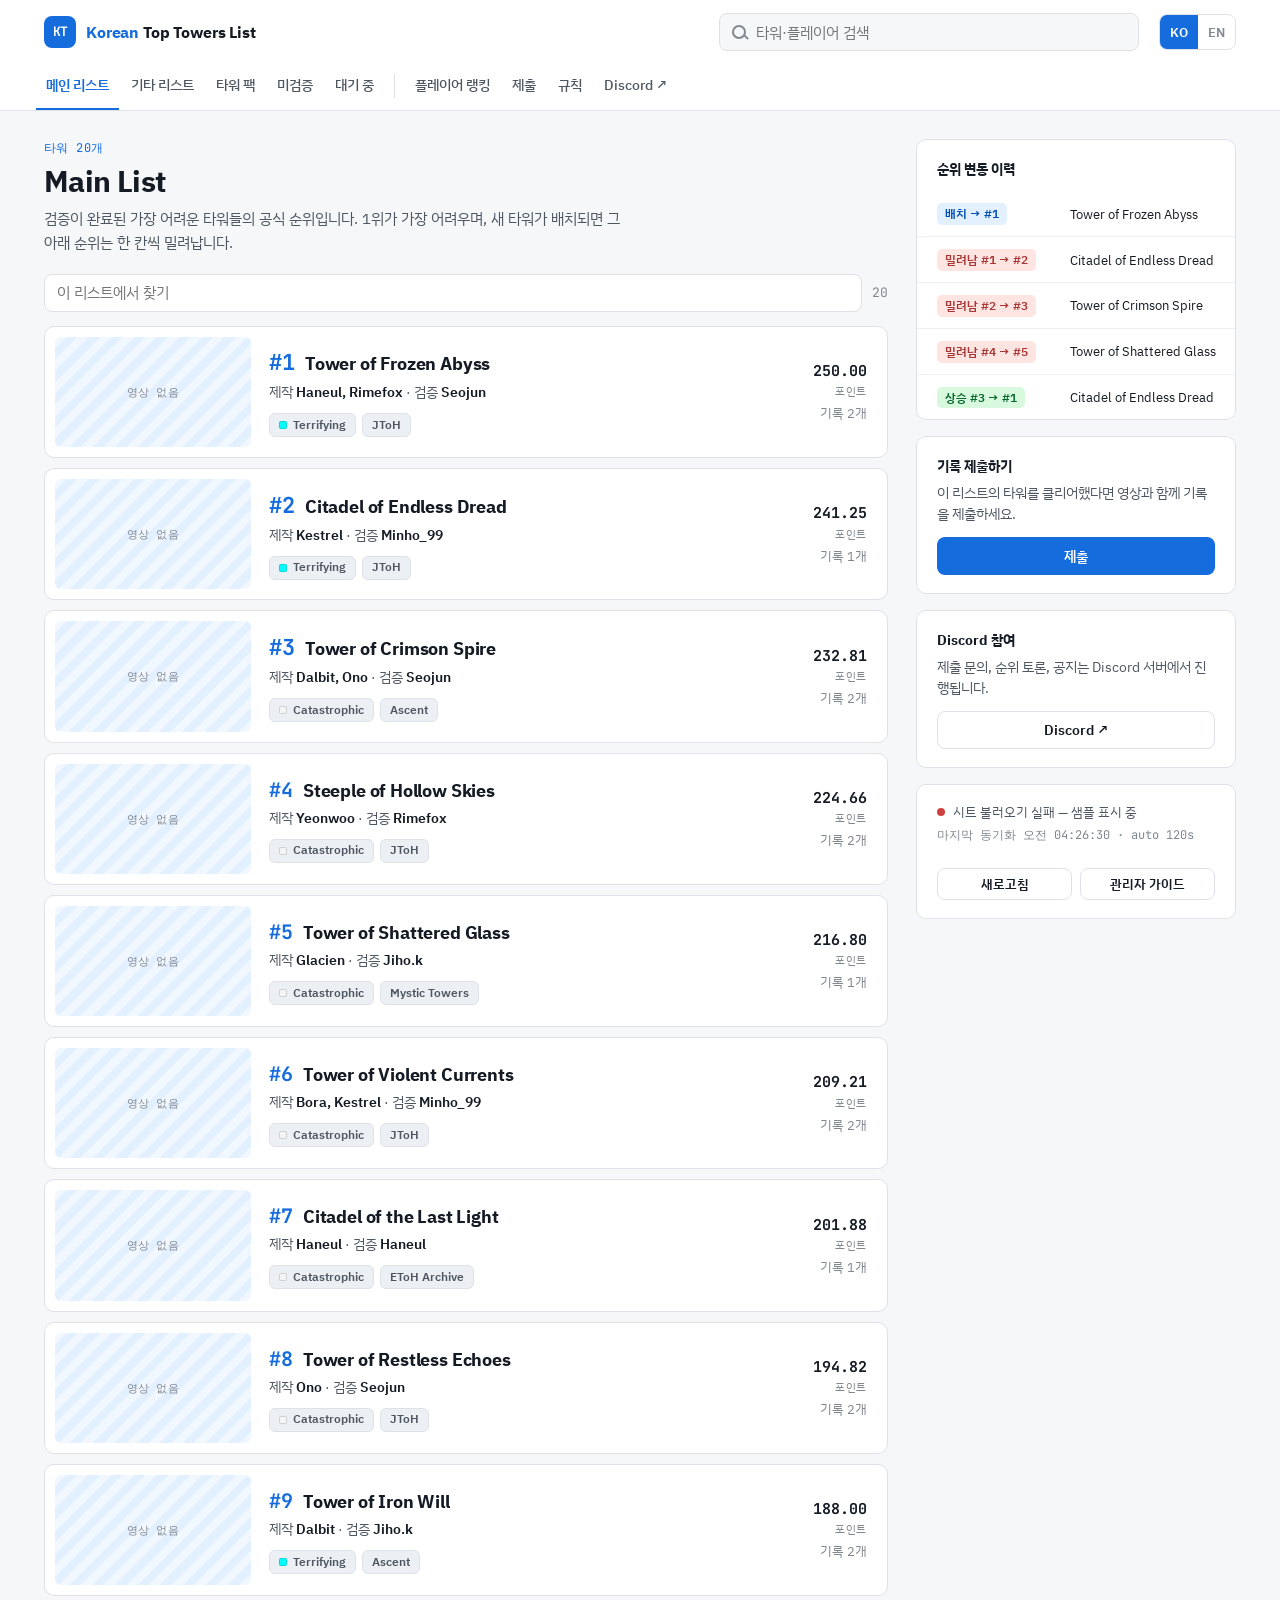
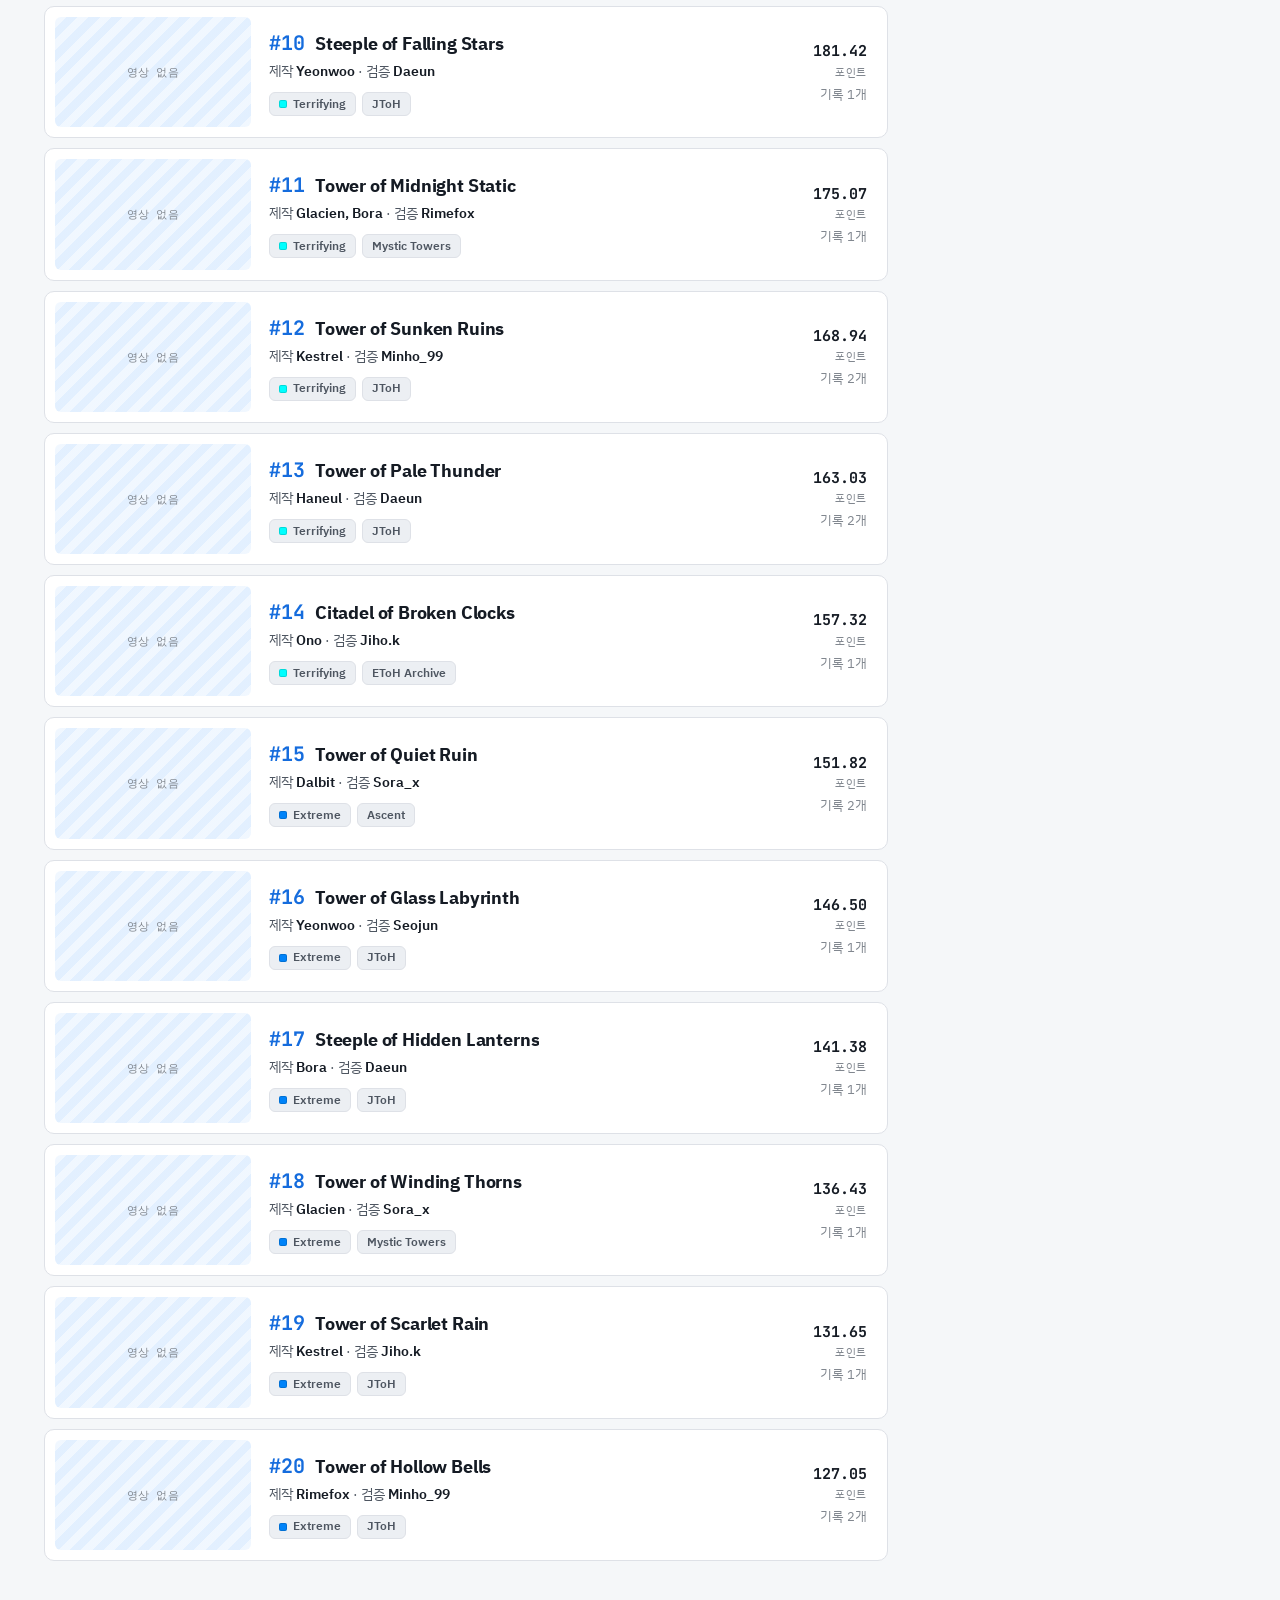
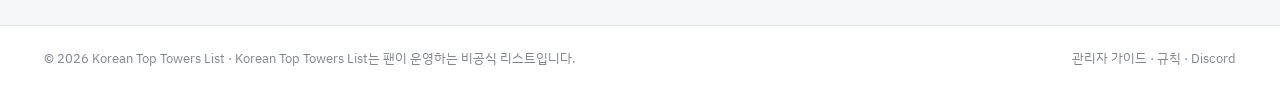
<file: index.html>
<!doctype html>
<html lang="ko">
<head>
<meta charset="utf-8">
<meta name="viewport" content="width=device-width, initial-scale=1">
<title>Main List — Korean Top Towers List</title>
<link rel="stylesheet" href="css/style.css">
</head>
<body data-page="main">
<header class="hdr" id="hdr" data-screen-label="Header"></header>
<div id="app" class="wrap" data-screen-label="Main List"></div>
<footer class="foot" id="foot"></footer>
<script src="js/config.js"></script>
<script src="js/i18n.js"></script>
<script src="data/sample.js"></script>
<script src="js/data.js"></script>
<script src="js/app.js"></script>
</body>
</html>
</file>
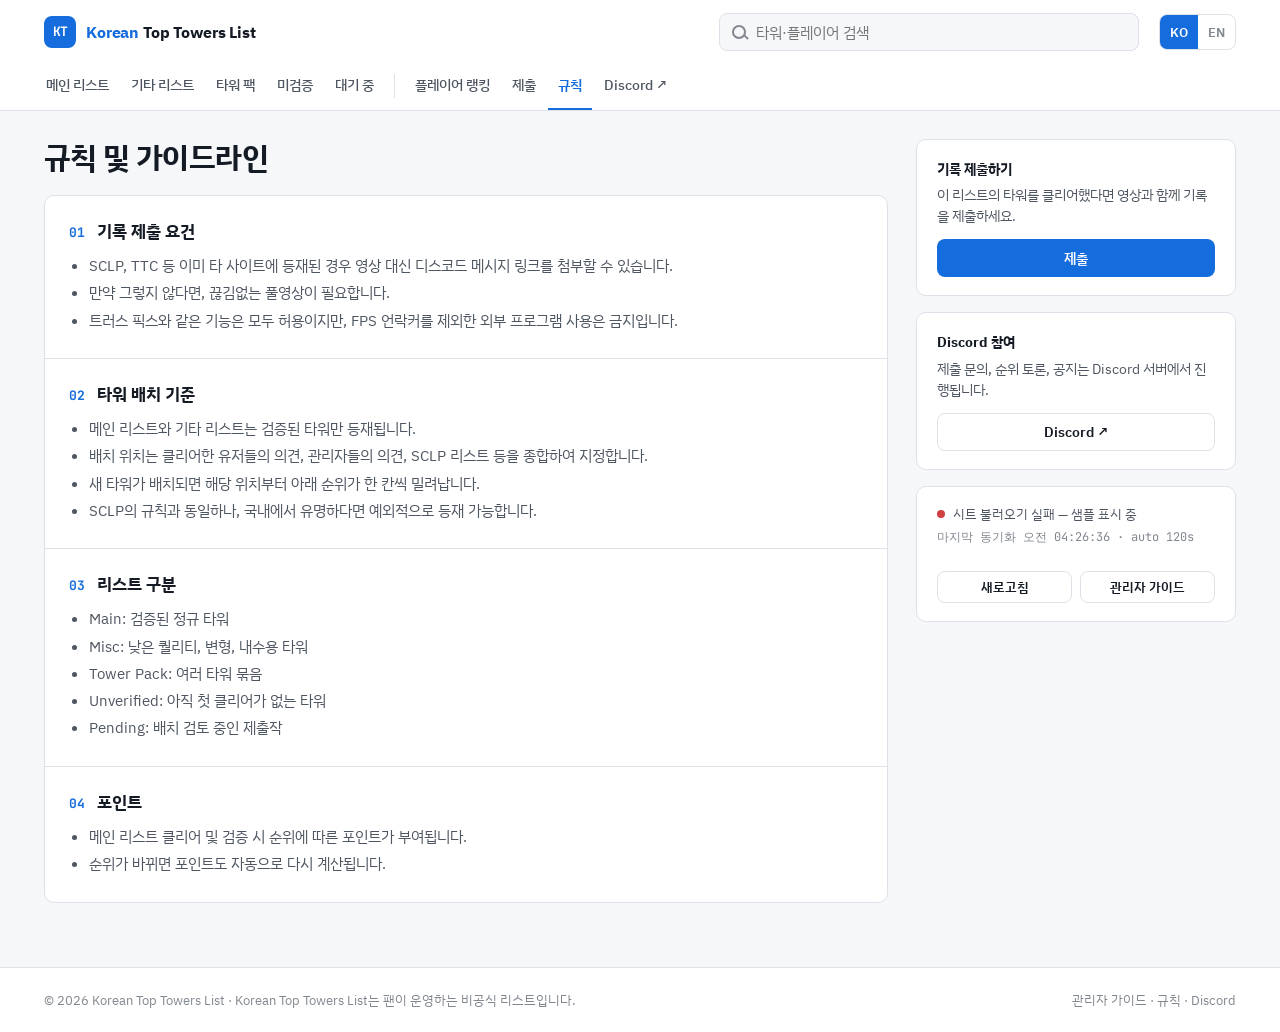
<file: guidelines.html>
<!doctype html>
<html lang="ko">
<head>
<meta charset="utf-8">
<meta name="viewport" content="width=device-width, initial-scale=1">
<title>Guidelines — Korean Top Towers List</title>
<link rel="stylesheet" href="css/style.css">
</head>
<body data-page="guidelines">
<header class="hdr" id="hdr" data-screen-label="Header"></header>
<div id="app" class="wrap" data-screen-label="Guidelines"></div>
<footer class="foot" id="foot"></footer>
<script src="js/config.js"></script>
<script src="js/i18n.js"></script>
<script src="data/sample.js"></script>
<script src="js/data.js"></script>
<script src="js/app.js"></script>
</body>
</html>
</file>
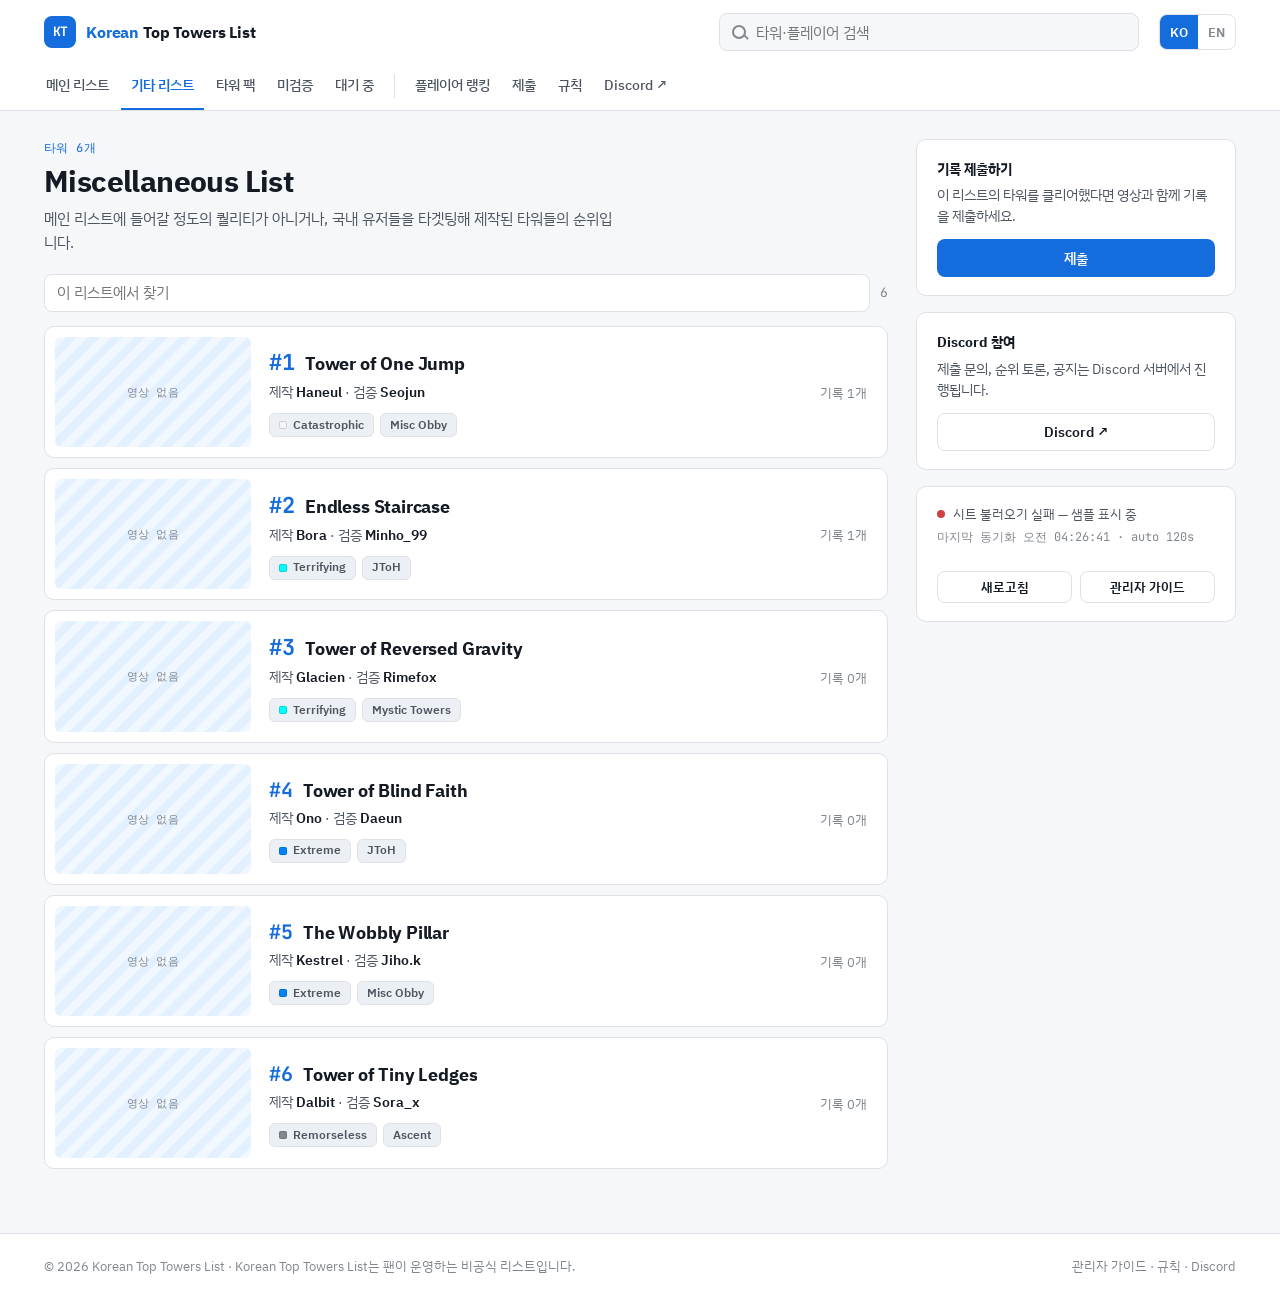
<file: misc.html>
<!doctype html>
<html lang="ko">
<head>
<meta charset="utf-8">
<meta name="viewport" content="width=device-width, initial-scale=1">
<title>Miscellaneous List — Korean Top Towers List</title>
<link rel="stylesheet" href="css/style.css">
</head>
<body data-page="misc">
<header class="hdr" id="hdr" data-screen-label="Header"></header>
<div id="app" class="wrap" data-screen-label="Miscellaneous List"></div>
<footer class="foot" id="foot"></footer>
<script src="js/config.js"></script>
<script src="js/i18n.js"></script>
<script src="data/sample.js"></script>
<script src="js/data.js"></script>
<script src="js/app.js"></script>
</body>
</html>
</file>
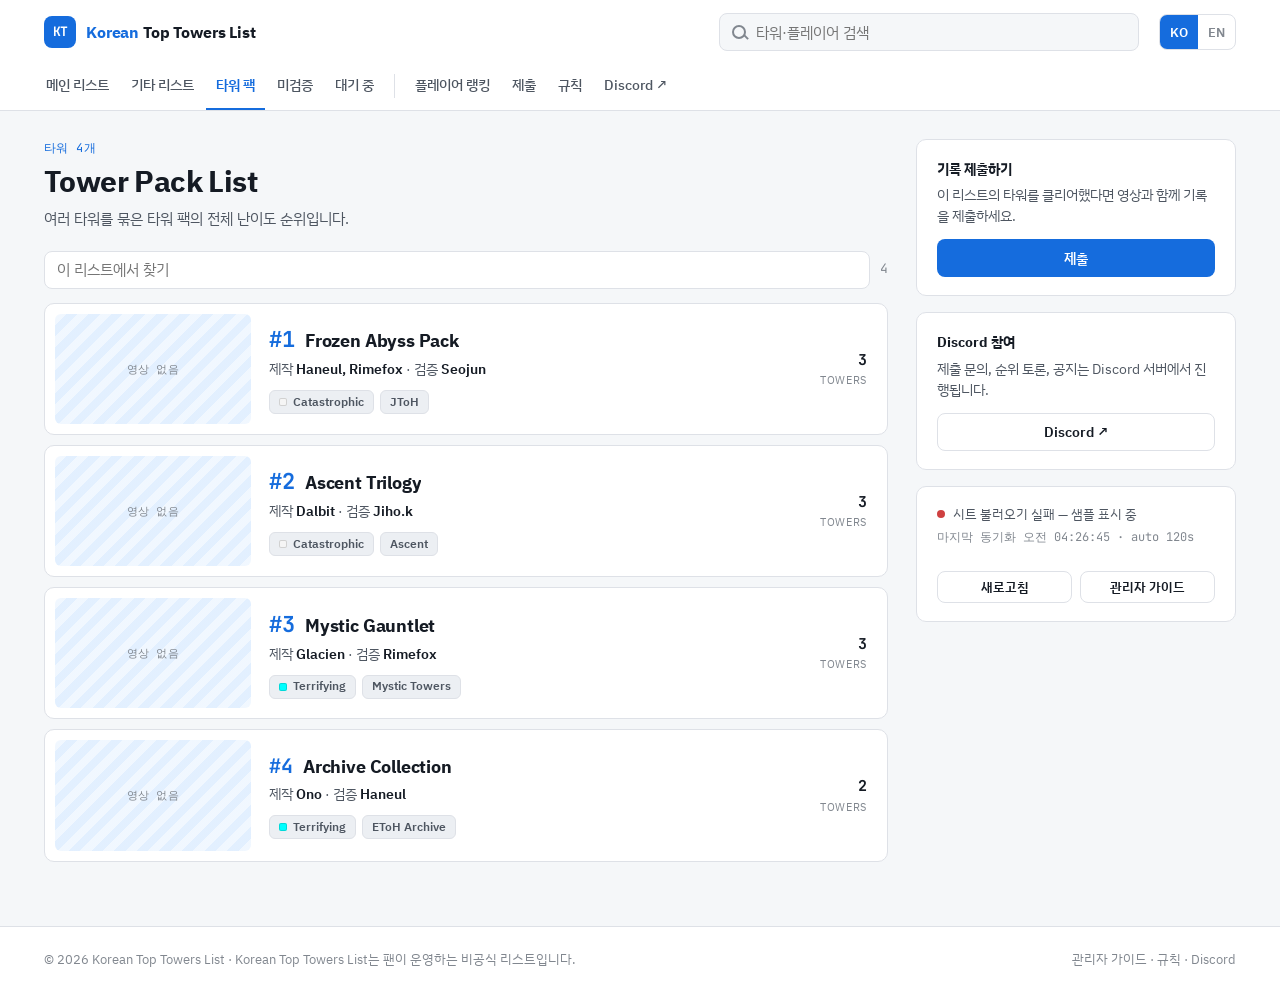
<file: packs.html>
<!doctype html>
<html lang="ko">
<head>
<meta charset="utf-8">
<meta name="viewport" content="width=device-width, initial-scale=1">
<title>Tower Pack List — Korean Top Towers List</title>
<link rel="stylesheet" href="css/style.css">
</head>
<body data-page="packs">
<header class="hdr" id="hdr" data-screen-label="Header"></header>
<div id="app" class="wrap" data-screen-label="Tower Pack List"></div>
<footer class="foot" id="foot"></footer>
<script src="js/config.js"></script>
<script src="js/i18n.js"></script>
<script src="data/sample.js"></script>
<script src="js/data.js"></script>
<script src="js/app.js"></script>
</body>
</html>
</file>
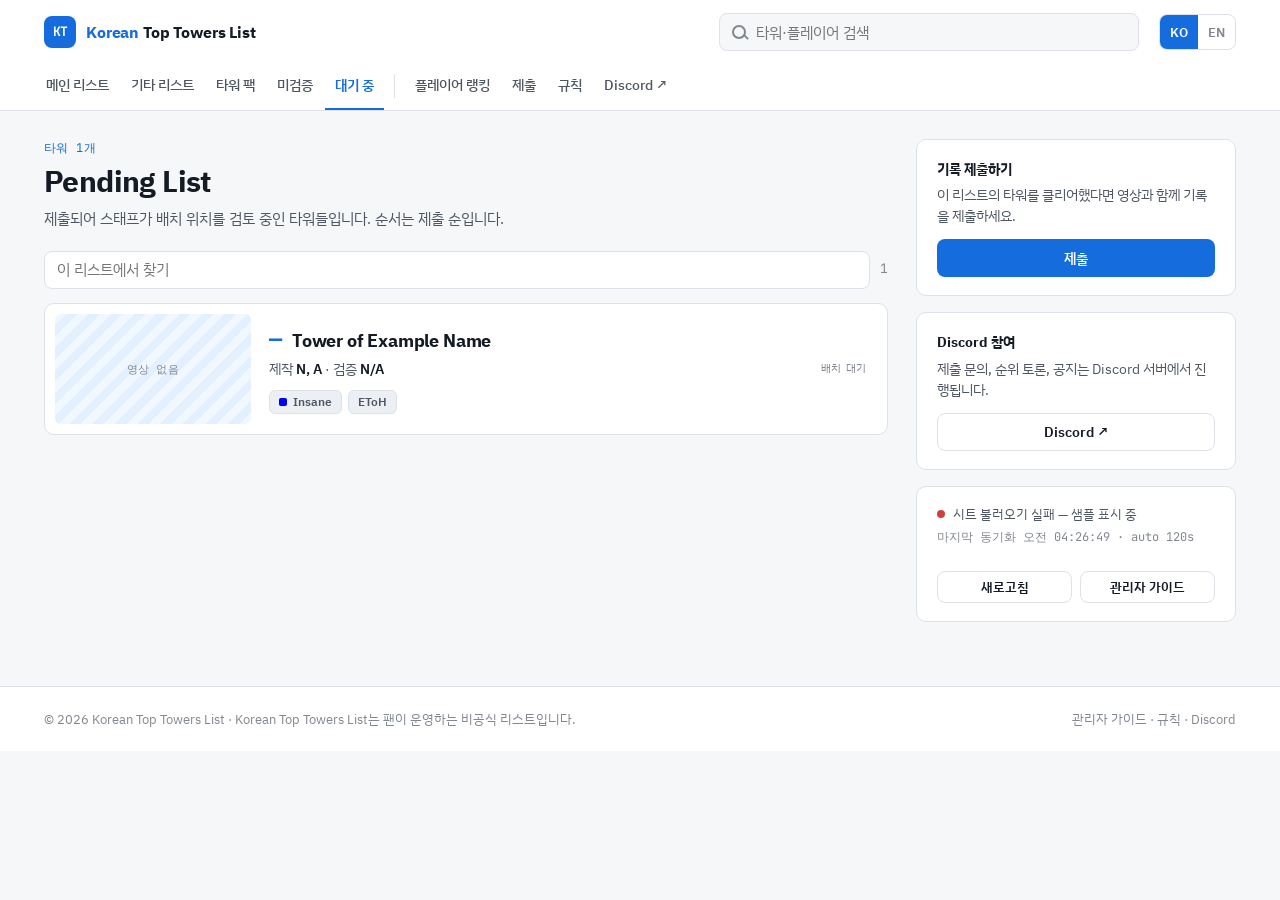
<file: pending.html>
<!doctype html>
<html lang="ko">
<head>
<meta charset="utf-8">
<meta name="viewport" content="width=device-width, initial-scale=1">
<title>Pending List — Korean Top Towers List</title>
<link rel="stylesheet" href="css/style.css">
</head>
<body data-page="pending">
<header class="hdr" id="hdr" data-screen-label="Header"></header>
<div id="app" class="wrap" data-screen-label="Pending List"></div>
<footer class="foot" id="foot"></footer>
<script src="js/config.js"></script>
<script src="js/i18n.js"></script>
<script src="data/sample.js"></script>
<script src="js/data.js"></script>
<script src="js/app.js"></script>
</body>
</html>
</file>
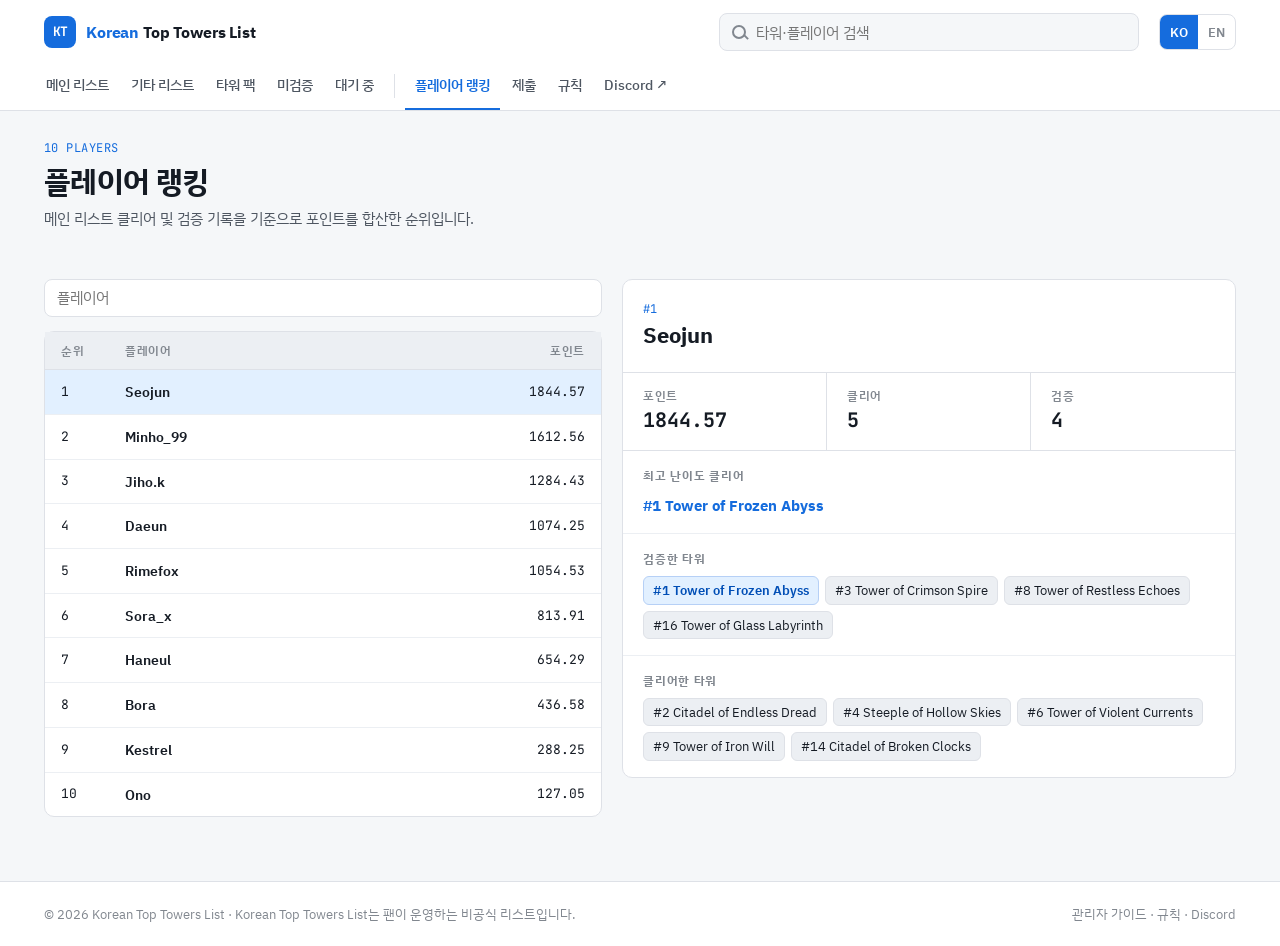
<file: stats.html>
<!doctype html>
<html lang="ko">
<head>
<meta charset="utf-8">
<meta name="viewport" content="width=device-width, initial-scale=1">
<title>Stats Viewer — Korean Top Towers List</title>
<link rel="stylesheet" href="css/style.css">
</head>
<body data-page="stats">
<header class="hdr" id="hdr" data-screen-label="Header"></header>
<div id="app" class="wrap" data-screen-label="Stats Viewer"></div>
<footer class="foot" id="foot"></footer>
<script src="js/config.js"></script>
<script src="js/i18n.js"></script>
<script src="data/sample.js"></script>
<script src="js/data.js"></script>
<script src="js/app.js"></script>
</body>
</html>
</file>
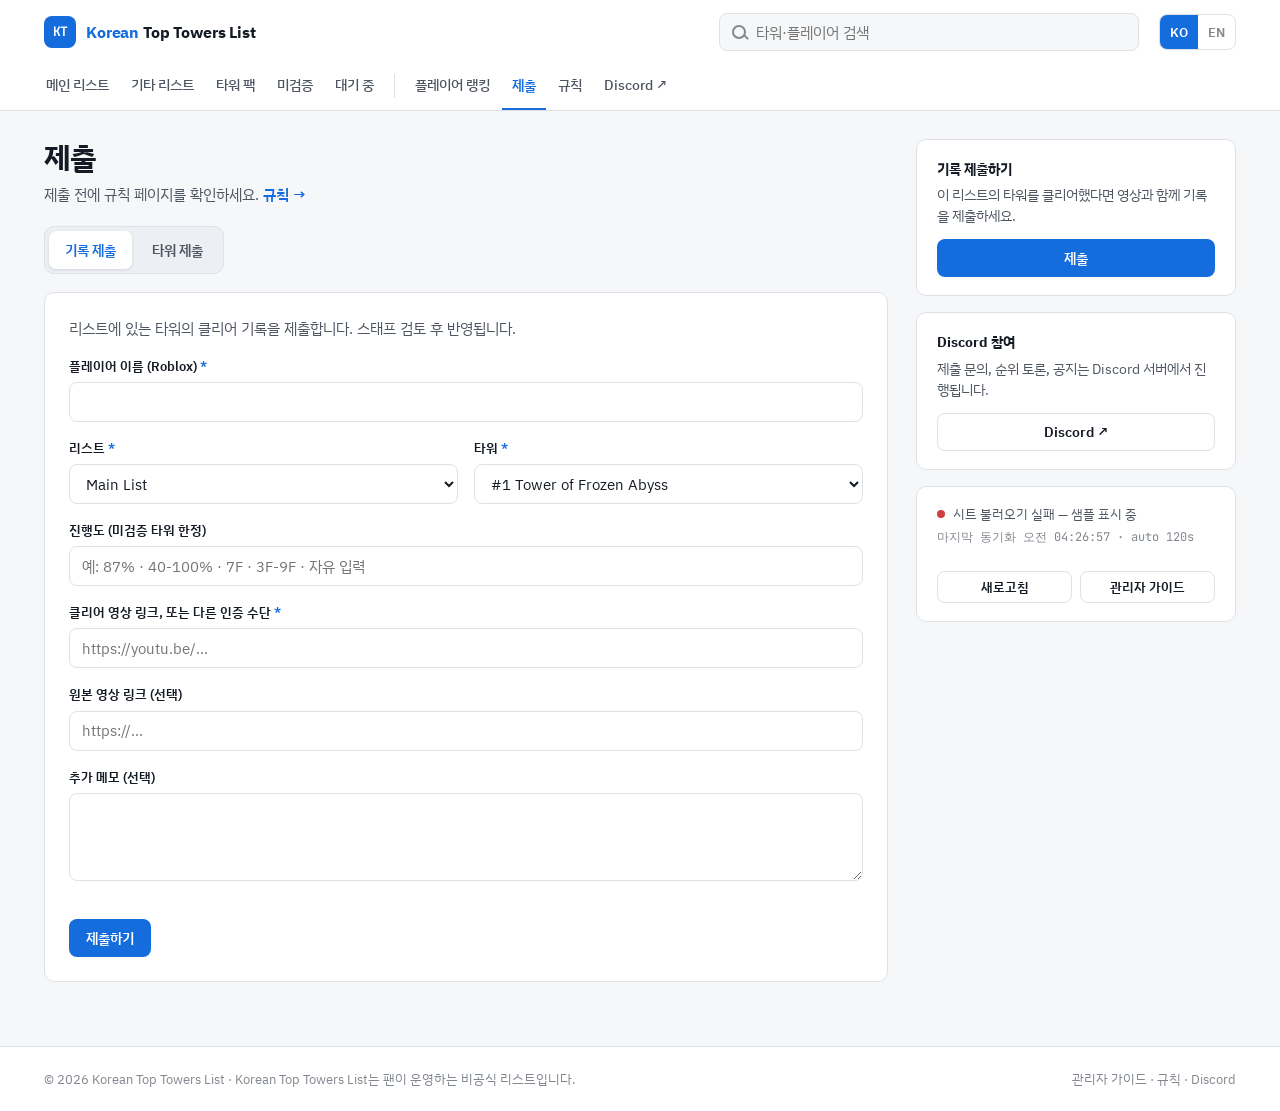
<file: submit.html>
<!doctype html>
<html lang="ko">
<head>
<meta charset="utf-8">
<meta name="viewport" content="width=device-width, initial-scale=1">
<title>Submit — Korean Top Towers List</title>
<link rel="stylesheet" href="css/style.css">
</head>
<body data-page="submit">
<header class="hdr" id="hdr" data-screen-label="Header"></header>
<div id="app" class="wrap" data-screen-label="Submit"></div>
<footer class="foot" id="foot"></footer>
<script src="js/config.js"></script>
<script src="js/i18n.js"></script>
<script src="data/sample.js"></script>
<script src="js/data.js"></script>
<script src="js/app.js"></script>
</body>
</html>
</file>
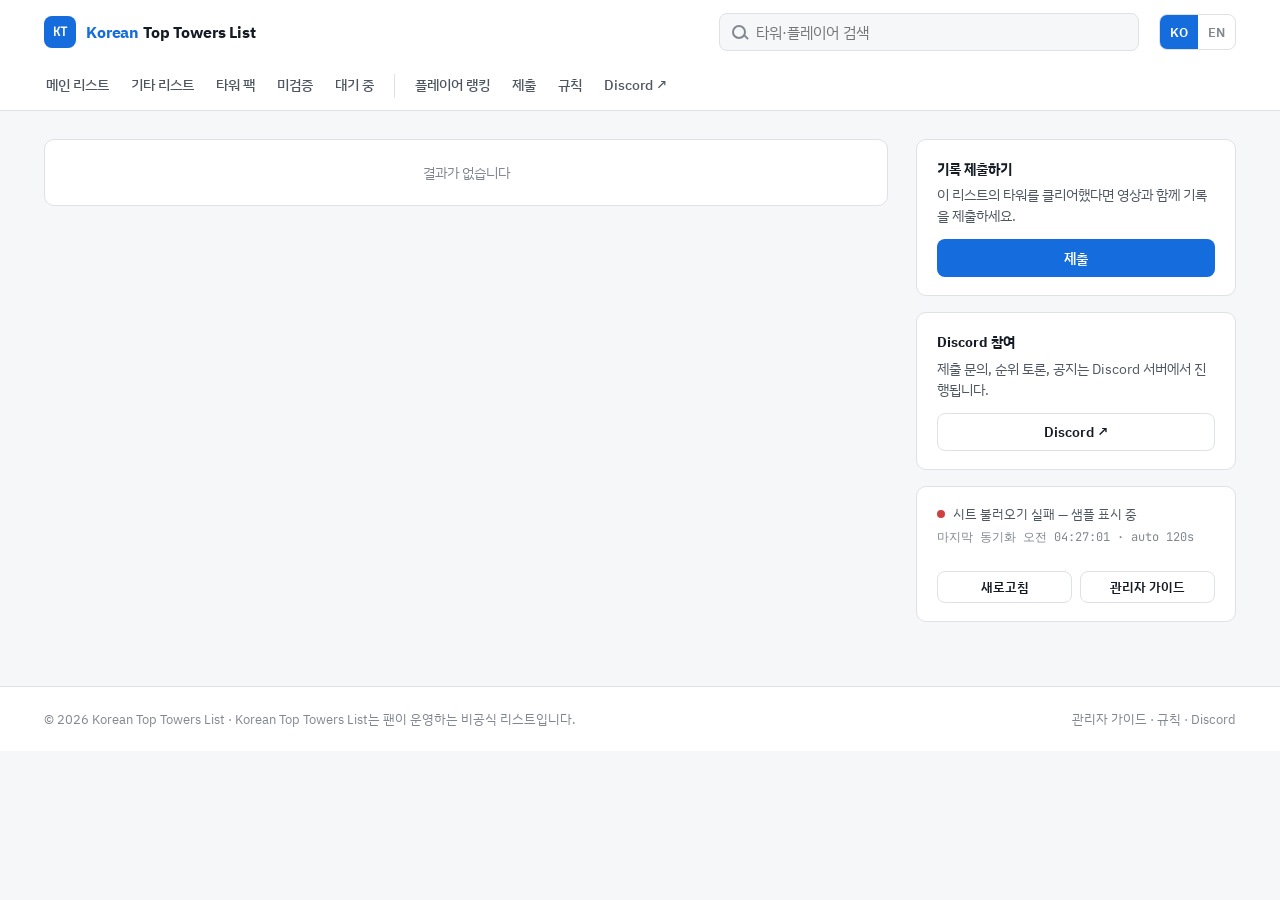
<file: tower.html>
<!doctype html>
<html lang="ko">
<head>
<meta charset="utf-8">
<meta name="viewport" content="width=device-width, initial-scale=1">
<title>Tower — Korean Top Towers List</title>
<link rel="stylesheet" href="css/style.css">
</head>
<body data-page="tower">
<header class="hdr" id="hdr" data-screen-label="Header"></header>
<div id="app" class="wrap" data-screen-label="Tower"></div>
<footer class="foot" id="foot"></footer>
<script src="js/config.js"></script>
<script src="js/i18n.js"></script>
<script src="data/sample.js"></script>
<script src="js/data.js"></script>
<script src="js/app.js"></script>
</body>
</html>
</file>
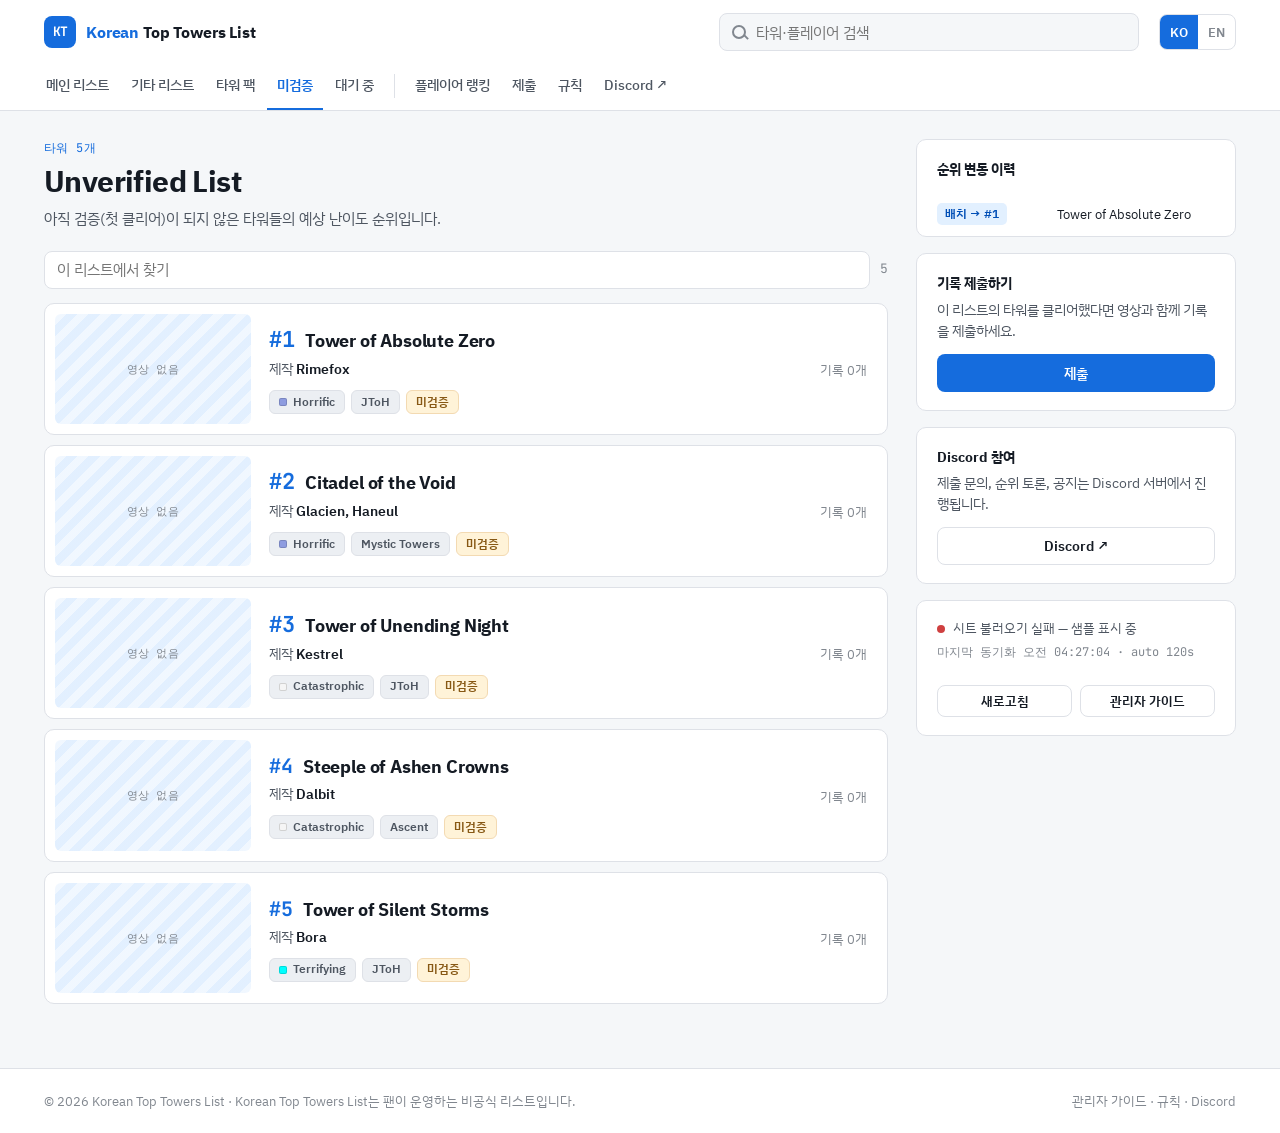
<file: unverified.html>
<!doctype html>
<html lang="ko">
<head>
<meta charset="utf-8">
<meta name="viewport" content="width=device-width, initial-scale=1">
<title>Unverified List — Korean Top Towers List</title>
<link rel="stylesheet" href="css/style.css">
</head>
<body data-page="unverified">
<header class="hdr" id="hdr" data-screen-label="Header"></header>
<div id="app" class="wrap" data-screen-label="Unverified List"></div>
<footer class="foot" id="foot"></footer>
<script src="js/config.js"></script>
<script src="js/i18n.js"></script>
<script src="data/sample.js"></script>
<script src="js/data.js"></script>
<script src="js/app.js"></script>
</body>
</html>
</file>
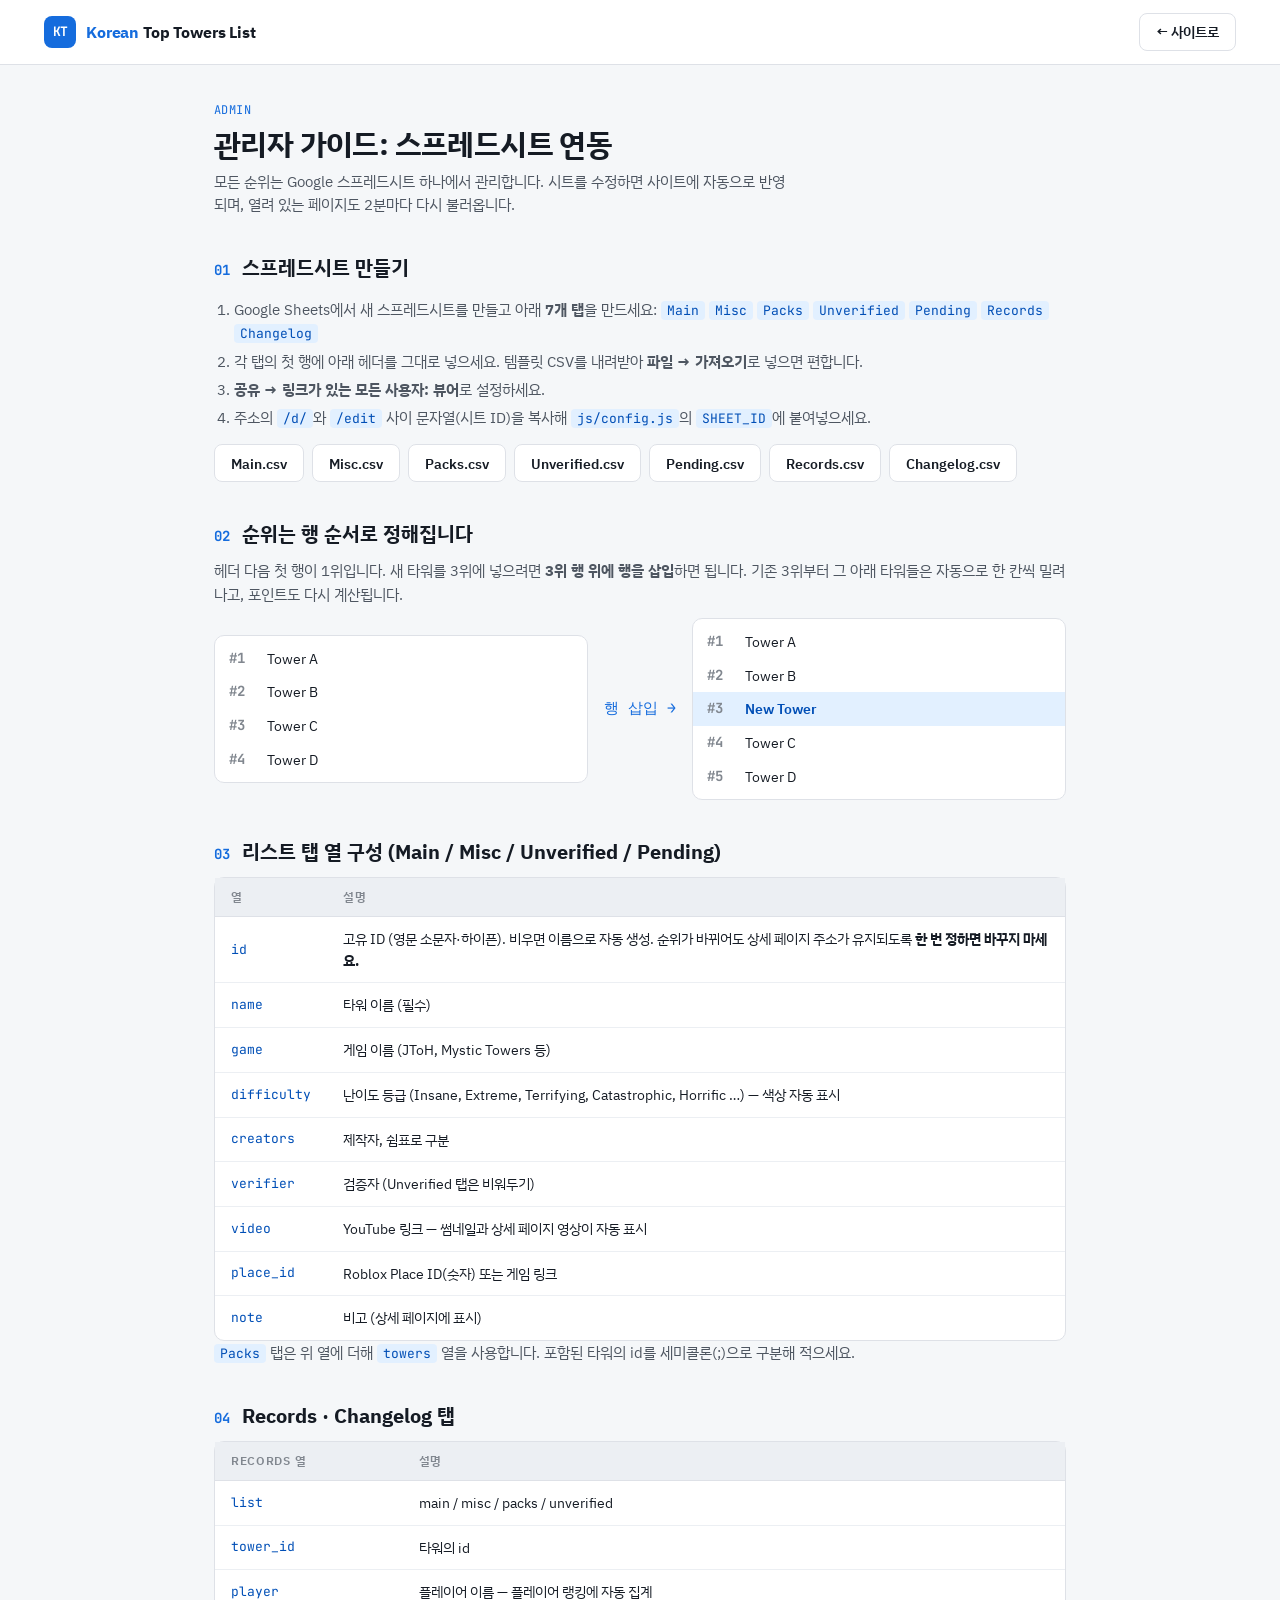
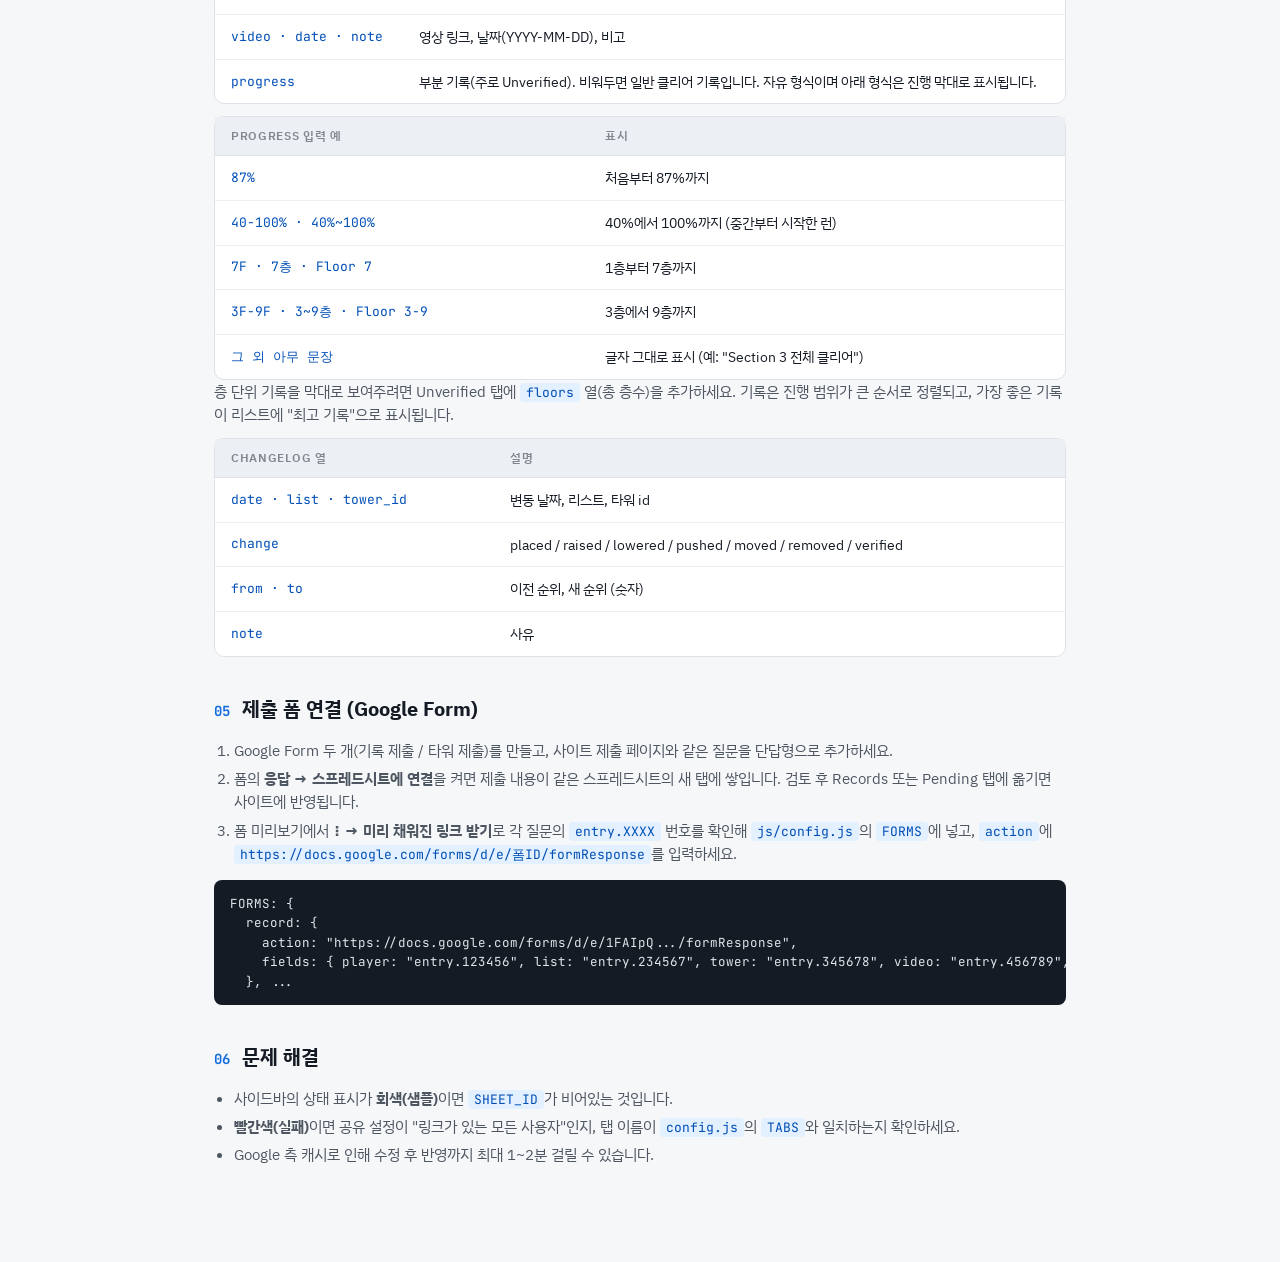
<file: 관리자 가이드.html>
<!doctype html>
<html lang="ko">
<head>
<meta charset="utf-8">
<meta name="viewport" content="width=device-width, initial-scale=1">
<title>관리자 가이드 — Korean Top Towers List</title>
<link rel="stylesheet" href="css/style.css">
<style>
  .doc { max-width: 900px; margin: 0 auto; padding: 36px 24px 80px; }
  .doc h2 { font-size: 20px; margin: 36px 0 10px; display: flex; gap: 12px; align-items: baseline; }
  .doc h2 span { font-family: var(--mono); color: var(--blue); font-size: 14px; }
  .doc p, .doc li { color: var(--ink-2); }
  .doc ol, .doc ul { padding-left: 20px; }
  .doc li { margin: 5px 0; }
  .doc code { font-family: var(--mono); font-size: 13px; background: var(--blue-l); color: var(--blue-d); padding: 1px 6px; border-radius: 4px; }
  .doc pre { font-family: var(--mono); font-size: 12.5px; background: oklch(0.22 0.02 258); color: oklch(0.92 0.01 258); padding: 14px 16px; border-radius: 8px; overflow: auto; }
  .doc table.t td:first-child { font-family: var(--mono); font-size: 13px; color: var(--blue-d); white-space: nowrap; }
  .shift { display: grid; grid-template-columns: 1fr auto 1fr; gap: 16px; align-items: center; margin-top: 12px; }
  .shift .card { padding: 6px 0; font-size: 14px; }
  .shift .r { display: flex; gap: 10px; padding: 6px 14px; }
  .shift .r b { font-family: var(--mono); color: var(--ink-3); width: 28px; }
  .shift .r.new { background: var(--blue-l); color: var(--blue-d); font-weight: 600; }
  .shift .arrow { font-family: var(--mono); color: var(--blue); }
  .dl { display: flex; flex-wrap: wrap; gap: 8px; margin-top: 12px; }
</style>
</head>
<body>
<header class="hdr"><div class="hdr-top"><a class="brand" href="index.html"><span class="brand-mark">KT</span><span class="brand-name"><b>Korean</b> Top Towers List</span></a><a class="btn ghost" href="index.html" style="margin-left:auto">← 사이트로</a></div></header>
<div class="doc" data-screen-label="Admin Guide">
  <div class="phead"><div class="eyebrow">Admin</div><h1>관리자 가이드: 스프레드시트 연동</h1><p>모든 순위는 Google 스프레드시트 하나에서 관리합니다. 시트를 수정하면 사이트에 자동으로 반영되며, 열려 있는 페이지도 2분마다 다시 불러옵니다.</p></div>

  <h2><span>01</span>스프레드시트 만들기</h2>
  <ol>
    <li>Google Sheets에서 새 스프레드시트를 만들고 아래 <b>7개 탭</b>을 만드세요: <code>Main</code> <code>Misc</code> <code>Packs</code> <code>Unverified</code> <code>Pending</code> <code>Records</code> <code>Changelog</code></li>
    <li>각 탭의 첫 행에 아래 헤더를 그대로 넣으세요. 템플릿 CSV를 내려받아 <b>파일 → 가져오기</b>로 넣으면 편합니다.</li>
    <li><b>공유 → 링크가 있는 모든 사용자: 뷰어</b>로 설정하세요.</li>
    <li>주소의 <code>/d/</code>와 <code>/edit</code> 사이 문자열(시트 ID)을 복사해 <code>js/config.js</code>의 <code>SHEET_ID</code>에 붙여넣으세요.</li>
  </ol>
  <div class="dl" id="dl"></div>

  <h2><span>02</span>순위는 행 순서로 정해집니다</h2>
  <p>헤더 다음 첫 행이 1위입니다. 새 타워를 3위에 넣으려면 <b>3위 행 위에 행을 삽입</b>하면 됩니다. 기존 3위부터 그 아래 타워들은 자동으로 한 칸씩 밀려나고, 포인트도 다시 계산됩니다.</p>
  <div class="shift">
    <div class="card"><div class="r"><b>#1</b>Tower A</div><div class="r"><b>#2</b>Tower B</div><div class="r"><b>#3</b>Tower C</div><div class="r"><b>#4</b>Tower D</div></div>
    <div class="arrow">행 삽입 →</div>
    <div class="card"><div class="r"><b>#1</b>Tower A</div><div class="r"><b>#2</b>Tower B</div><div class="r new"><b>#3</b>New Tower</div><div class="r"><b>#4</b>Tower C</div><div class="r"><b>#5</b>Tower D</div></div>
  </div>

  <h2><span>03</span>리스트 탭 열 구성 (Main / Misc / Unverified / Pending)</h2>
  <div class="card"><table class="t"><thead><tr><th>열</th><th>설명</th></tr></thead><tbody>
    <tr><td>id</td><td>고유 ID (영문 소문자·하이픈). 비우면 이름으로 자동 생성. 순위가 바뀌어도 상세 페이지 주소가 유지되도록 <b>한 번 정하면 바꾸지 마세요.</b></td></tr>
    <tr><td>name</td><td>타워 이름 (필수)</td></tr>
    <tr><td>game</td><td>게임 이름 (JToH, Mystic Towers 등)</td></tr>
    <tr><td>difficulty</td><td>난이도 등급 (Insane, Extreme, Terrifying, Catastrophic, Horrific …) — 색상 자동 표시</td></tr>
    <tr><td>creators</td><td>제작자, 쉼표로 구분</td></tr>
    <tr><td>verifier</td><td>검증자 (Unverified 탭은 비워두기)</td></tr>
    <tr><td>video</td><td>YouTube 링크 — 썸네일과 상세 페이지 영상이 자동 표시</td></tr>
    <tr><td>place_id</td><td>Roblox Place ID(숫자) 또는 게임 링크</td></tr>
    <tr><td>note</td><td>비고 (상세 페이지에 표시)</td></tr>
  </tbody></table></div>
  <p><code>Packs</code> 탭은 위 열에 더해 <code>towers</code> 열을 사용합니다. 포함된 타워의 id를 세미콜론(;)으로 구분해 적으세요.</p>

  <h2><span>04</span>Records · Changelog 탭</h2>
  <div class="card"><table class="t"><thead><tr><th>Records 열</th><th>설명</th></tr></thead><tbody>
    <tr><td>list</td><td>main / misc / packs / unverified</td></tr>
    <tr><td>tower_id</td><td>타워의 id</td></tr>
    <tr><td>player</td><td>플레이어 이름 — 플레이어 랭킹에 자동 집계</td></tr>
    <tr><td>video · date · note</td><td>영상 링크, 날짜(YYYY-MM-DD), 비고</td></tr>
    <tr><td>progress</td><td>부분 기록(주로 Unverified). 비워두면 일반 클리어 기록입니다. 자유 형식이며 아래 형식은 진행 막대로 표시됩니다.</td></tr>
  </tbody></table></div>
  <div class="card" style="margin-top:12px"><table class="t"><thead><tr><th>progress 입력 예</th><th>표시</th></tr></thead><tbody>
    <tr><td>87%</td><td>처음부터 87%까지</td></tr>
    <tr><td>40-100% · 40%~100%</td><td>40%에서 100%까지 (중간부터 시작한 런)</td></tr>
    <tr><td>7F · 7층 · Floor 7</td><td>1층부터 7층까지</td></tr>
    <tr><td>3F-9F · 3~9층 · Floor 3-9</td><td>3층에서 9층까지</td></tr>
    <tr><td>그 외 아무 문장</td><td>글자 그대로 표시 (예: "Section 3 전체 클리어")</td></tr>
  </tbody></table></div>
  <p>층 단위 기록을 막대로 보여주려면 Unverified 탭에 <code>floors</code> 열(총 층수)을 추가하세요. 기록은 진행 범위가 큰 순서로 정렬되고, 가장 좋은 기록이 리스트에 "최고 기록"으로 표시됩니다.</p>
  <div class="card" style="margin-top:12px"><table class="t"><thead><tr><th>Changelog 열</th><th>설명</th></tr></thead><tbody>
    <tr><td>date · list · tower_id</td><td>변동 날짜, 리스트, 타워 id</td></tr>
    <tr><td>change</td><td>placed / raised / lowered / pushed / moved / removed / verified</td></tr>
    <tr><td>from · to</td><td>이전 순위, 새 순위 (숫자)</td></tr>
    <tr><td>note</td><td>사유</td></tr>
  </tbody></table></div>

  <h2><span>05</span>제출 폼 연결 (Google Form)</h2>
  <ol>
    <li>Google Form 두 개(기록 제출 / 타워 제출)를 만들고, 사이트 제출 페이지와 같은 질문을 단답형으로 추가하세요.</li>
    <li>폼의 <b>응답 → 스프레드시트에 연결</b>을 켜면 제출 내용이 같은 스프레드시트의 새 탭에 쌓입니다. 검토 후 Records 또는 Pending 탭에 옮기면 사이트에 반영됩니다.</li>
    <li>폼 미리보기에서 <b>⋮ → 미리 채워진 링크 받기</b>로 각 질문의 <code>entry.XXXX</code> 번호를 확인해 <code>js/config.js</code>의 <code>FORMS</code>에 넣고, <code>action</code>에 <code>https://docs.google.com/forms/d/e/폼ID/formResponse</code>를 입력하세요.</li>
  </ol>
  <pre>FORMS: {
  record: {
    action: "https://docs.google.com/forms/d/e/1FAIpQ.../formResponse",
    fields: { player: "entry.123456", list: "entry.234567", tower: "entry.345678", video: "entry.456789", raw: "entry.567890", note: "entry.678901" }
  }, ...</pre>

  <h2><span>06</span>문제 해결</h2>
  <ul>
    <li>사이드바의 상태 표시가 <b>회색(샘플)</b>이면 <code>SHEET_ID</code>가 비어있는 것입니다.</li>
    <li><b>빨간색(실패)</b>이면 공유 설정이 "링크가 있는 모든 사용자"인지, 탭 이름이 <code>config.js</code>의 <code>TABS</code>와 일치하는지 확인하세요.</li>
    <li>Google 측 캐시로 인해 수정 후 반영까지 최대 1~2분 걸릴 수 있습니다.</li>
  </ul>
</div>
<script src="data/sample.js"></script>
<script>
  const box = document.getElementById("dl");
  const names = { main: "Main", misc: "Misc", packs: "Packs", unverified: "Unverified", pending: "Pending", records: "Records", changelog: "Changelog" };
  Object.entries(window.KTTL_SAMPLE).forEach(([k, csv]) => {
    const a = document.createElement("a");
    a.className = "btn ghost"; a.textContent = names[k] + ".csv";
    a.href = URL.createObjectURL(new Blob(["\ufeff" + csv], { type: "text/csv" }));
    a.download = names[k] + ".csv";
    box.appendChild(a);
  });
</script>
</body>
</html>
</file>
<file: css/style.css>
@import url("https://fonts.googleapis.com/css2?family=IBM+Plex+Sans+KR:wght@400;500;600;700&family=JetBrains+Mono:wght@500;700&display=swap");

:root {
  --blue: oklch(0.55 0.19 258);
  --blue-d: oklch(0.45 0.18 258);
  --blue-l: oklch(0.95 0.03 258);
  --blue-ll: oklch(0.975 0.015 258);
  --bg: oklch(0.975 0.004 258);
  --card: #fff;
  --ink: oklch(0.22 0.02 258);
  --ink-2: oklch(0.45 0.02 258);
  --ink-3: oklch(0.62 0.015 258);
  --line: oklch(0.91 0.008 258);
  --line-2: oklch(0.95 0.006 258);
  --ok: oklch(0.6 0.14 150);
  --bad: oklch(0.58 0.18 25);
  --r: 10px;
  --sans: "IBM Plex Sans KR", "Apple SD Gothic Neo", "Malgun Gothic", sans-serif;
  --mono: "JetBrains Mono", ui-monospace, monospace;
}
* { box-sizing: border-box; }
html, body { margin: 0; }
body { font-family: var(--sans); color: var(--ink); background: var(--bg); font-size: 15px; line-height: 1.55; -webkit-font-smoothing: antialiased; }
a { color: inherit; text-decoration: none; }
button, input, select, textarea { font: inherit; color: inherit; }
h1, h2, h3, p { margin: 0; text-wrap: pretty; }

/* ---------- header ---------- */
.hdr { background: var(--card); border-bottom: 1px solid var(--line); position: sticky; top: 0; z-index: 50; }
.hdr-top { max-width: 1240px; margin: 0 auto; padding: 0 24px; height: 64px; display: flex; align-items: center; gap: 20px; }
.brand { display: flex; align-items: center; gap: 10px; font-weight: 700; letter-spacing: -0.01em; white-space: nowrap; }
.brand-mark { width: 32px; height: 32px; border-radius: 8px; background: var(--blue); color: #fff; display: grid; place-items: center; font-family: var(--mono); font-size: 13px; font-weight: 700; letter-spacing: -0.04em; }
.brand-name { font-size: 16px; }
.brand-name b { color: var(--blue); font-weight: 700; }
.hdr-search { flex: 1; max-width: 420px; margin-left: auto; position: relative; }
.hdr-search input { width: 100%; height: 38px; border: 1px solid var(--line); background: var(--bg); border-radius: 8px; padding: 0 12px 0 36px; outline: none; transition: border-color .15s, background .15s; }
.hdr-search input:focus { border-color: var(--blue); background: #fff; }
.hdr-search::before { content: ""; position: absolute; left: 13px; top: 12px; width: 10px; height: 10px; border: 2px solid var(--ink-3); border-radius: 50%; }
.hdr-search::after { content: ""; position: absolute; left: 24px; top: 23px; width: 6px; height: 2px; background: var(--ink-3); transform: rotate(45deg); }
.search-pop { position: absolute; top: 44px; left: 0; right: 0; background: #fff; border: 1px solid var(--line); border-radius: 10px; box-shadow: 0 12px 32px -8px oklch(0.3 0.05 258 / .18); max-height: 420px; overflow: auto; padding: 6px; display: none; }
.search-pop.open { display: block; }
.sp-group { font-size: 11px; font-weight: 600; text-transform: uppercase; letter-spacing: .06em; color: var(--ink-3); padding: 8px 10px 4px; }
.sp-item { display: flex; align-items: center; gap: 10px; padding: 8px 10px; border-radius: 6px; }
.sp-item:hover, .sp-item.active { background: var(--blue-l); }
.sp-item .pos { font-family: var(--mono); font-size: 12px; color: var(--blue); min-width: 34px; }
.sp-item .meta { margin-left: auto; font-size: 12px; color: var(--ink-3); }
.sp-empty { padding: 14px; color: var(--ink-3); font-size: 14px; }
.lang { display: flex; border: 1px solid var(--line); border-radius: 8px; overflow: hidden; flex: none; }
.lang button { border: 0; background: transparent; padding: 0 10px; height: 34px; cursor: pointer; font-size: 13px; font-weight: 600; color: var(--ink-3); }
.lang button.on { background: var(--blue); color: #fff; }

.nav { max-width: 1240px; margin: 0 auto; padding: 0 16px; display: flex; gap: 2px; overflow-x: auto; scrollbar-width: none; }
.nav::-webkit-scrollbar { display: none; }
.nav a { padding: 10px 10px 12px; font-size: 14px; font-weight: 500; color: var(--ink-2); white-space: nowrap; border-bottom: 2px solid transparent; transition: color .15s; }
.nav a:hover { color: var(--ink); }
.nav a.on { color: var(--blue); border-bottom-color: var(--blue); font-weight: 600; }
.nav .sep { width: 1px; background: var(--line); margin: 10px 8px 12px; flex: none; }

/* ---------- layout ---------- */
.wrap { max-width: 1240px; margin: 0 auto; padding: 28px 24px 64px; display: grid; grid-template-columns: minmax(0, 1fr) 320px; gap: 28px; align-items: start; }
.wrap.single { grid-template-columns: minmax(0, 1fr); max-width: 900px; }
.side { display: flex; flex-direction: column; gap: 16px; position: sticky; top: 132px; }
@media (max-width: 960px) { .wrap { grid-template-columns: 1fr; } .side { position: static; } }

.card { background: var(--card); border: 1px solid var(--line); border-radius: var(--r); }
.box { padding: 18px 20px; }
.box h3 { font-size: 14px; font-weight: 700; margin-bottom: 6px; }
.box p { font-size: 13.5px; color: var(--ink-2); }
.box .btn { margin-top: 12px; }
.btn { display: inline-flex; align-items: center; justify-content: center; gap: 8px; height: 38px; padding: 0 16px; border-radius: 8px; border: 1px solid transparent; background: var(--blue); color: #fff; font-weight: 600; font-size: 14px; cursor: pointer; transition: background .15s; }
.btn:hover { background: var(--blue-d); }
.btn.ghost { background: #fff; color: var(--ink); border-color: var(--line); }
.btn.ghost:hover { background: var(--bg); }
.btn.block { width: 100%; }
.btn[disabled] { opacity: .6; cursor: default; }

/* ---------- page head ---------- */
.phead { margin-bottom: 20px; }
.phead .eyebrow { font-family: var(--mono); font-size: 12px; color: var(--blue); letter-spacing: .04em; text-transform: uppercase; margin-bottom: 6px; }
.phead h1 { font-size: 30px; letter-spacing: -0.02em; line-height: 1.2; }
.phead p { color: var(--ink-2); margin-top: 8px; max-width: 64ch; }
.toolbar { display: flex; gap: 10px; align-items: center; margin-bottom: 14px; }
.toolbar input { flex: 1; height: 38px; border: 1px solid var(--line); background: #fff; border-radius: 8px; padding: 0 12px; outline: none; }
.toolbar input:focus { border-color: var(--blue); }
.toolbar .count { font-size: 13px; color: var(--ink-3); white-space: nowrap; font-family: var(--mono); }

/* ---------- list entries ---------- */
.list { display: flex; flex-direction: column; gap: 10px; }
.entry { display: grid; grid-template-columns: 196px minmax(0, 1fr) auto; gap: 18px; align-items: center; padding: 10px; padding-right: 20px; transition: border-color .15s, box-shadow .15s, transform .15s; }
.entry:hover { border-color: oklch(0.8 0.06 258); box-shadow: 0 6px 20px -10px oklch(0.4 0.1 258 / .35); }
.entry .body { min-width: 0; }
.entry .title { display: flex; align-items: baseline; gap: 10px; }
.entry .pos { font-family: var(--mono); font-weight: 700; font-size: 20px; color: var(--blue); flex: none; }
.entry .name { font-size: 18px; font-weight: 700; letter-spacing: -0.01em; overflow: hidden; text-overflow: ellipsis; white-space: nowrap; }
.entry .credit { font-size: 13.5px; color: var(--ink-2); margin-top: 2px; overflow: hidden; text-overflow: ellipsis; white-space: nowrap; }
.entry .credit b { color: var(--ink); font-weight: 600; }
.entry .tags { display: flex; gap: 6px; margin-top: 10px; flex-wrap: wrap; }
.entry .right { text-align: right; flex: none; }
.entry .pts { font-family: var(--mono); font-weight: 700; font-size: 15px; }
.entry .pts-l { font-size: 11px; color: var(--ink-3); text-transform: uppercase; letter-spacing: .06em; }
.entry .rec { font-size: 12.5px; color: var(--ink-3); margin-top: 4px; }
.entry.top .pos { font-size: 22px; }
@media (max-width: 640px) {
  .entry { grid-template-columns: 112px minmax(0, 1fr); padding-right: 12px; gap: 12px; }
  .entry .right { display: none; }
  .entry .name { font-size: 15px; }
  .entry .pos { font-size: 16px; }
}

.thumb { aspect-ratio: 16/9; border-radius: 6px; overflow: hidden; background: var(--blue-ll); position: relative; }
.thumb img { width: 100%; height: 100%; object-fit: cover; display: block; }
.ph { width: 100%; height: 100%; display: grid; place-items: center; background: repeating-linear-gradient(135deg, var(--blue-ll) 0 8px, var(--blue-l) 8px 16px); color: var(--ink-3); font-family: var(--mono); font-size: 10.5px; letter-spacing: .04em; text-transform: uppercase; }

.chip { display: inline-flex; align-items: center; gap: 6px; height: 24px; padding: 0 9px; border-radius: 6px; font-size: 12px; font-weight: 600; background: var(--line-2); color: var(--ink-2); border: 1px solid var(--line); white-space: nowrap; }
.chip .dot { width: 8px; height: 8px; border-radius: 2px; background: var(--c, var(--ink-3)); box-shadow: inset 0 0 0 1px oklch(0 0 0 / .15); }
.chip .sub { font-weight: 500; color: var(--ink-3); margin-right: -2px; }
.chip.warn { background: oklch(0.97 0.04 80); color: oklch(0.5 0.1 70); border-color: oklch(0.9 0.06 80); }

/* ---------- detail ---------- */
.crumbs { font-size: 13px; color: var(--ink-3); margin-bottom: 14px; display: flex; gap: 8px; align-items: center; }
.crumbs a:hover { color: var(--blue); }
.dhead { display: flex; gap: 18px; align-items: flex-end; margin-bottom: 20px; flex-wrap: wrap; }
.dpos { font-family: var(--mono); font-weight: 700; font-size: 56px; line-height: 1; color: var(--blue); letter-spacing: -0.04em; }
.dhead h1 { font-size: 32px; line-height: 1.15; letter-spacing: -0.02em; }
.dhead .credit { color: var(--ink-2); margin-top: 4px; }
.video { aspect-ratio: 16/9; border-radius: var(--r); overflow: hidden; background: #000; border: 1px solid var(--line); }
.video iframe { width: 100%; height: 100%; border: 0; display: block; }
.video .ph { font-size: 12px; }
.facts { display: grid; grid-template-columns: repeat(3, minmax(0, 1fr)); margin-top: 16px; }
.facts > div { padding: 14px 18px; border-right: 1px solid var(--line); border-bottom: 1px solid var(--line); min-width: 0; }
.facts > div:nth-child(3n) { border-right: 0; }
.facts > div:nth-last-child(-n+3) { border-bottom: 0; }
.facts .k { font-size: 11.5px; color: var(--ink-3); text-transform: uppercase; letter-spacing: .06em; font-weight: 600; }
.facts .v { font-weight: 600; margin-top: 3px; overflow-wrap: anywhere; }
.facts .v.mono { font-family: var(--mono); }
.facts .v a { color: var(--blue); }
@media (max-width: 640px) { .facts { grid-template-columns: 1fr 1fr; } .facts > div:nth-child(3n) { border-right: 1px solid var(--line); } .facts > div:nth-child(2n) { border-right: 0; } .facts > div { border-bottom: 1px solid var(--line) !important; } }
.note { margin-top: 12px; padding: 12px 16px; font-size: 14px; color: var(--ink-2); background: var(--blue-ll); border-radius: 8px; }
.sec { margin-top: 28px; }
.sec-h { display: flex; align-items: baseline; justify-content: space-between; margin-bottom: 10px; }
.sec-h h2 { font-size: 18px; letter-spacing: -0.01em; }
.sec-h span { font-size: 13px; color: var(--ink-3); font-family: var(--mono); }
table.t { width: 100%; border-collapse: collapse; font-size: 14px; }
.t th { text-align: left; font-size: 11.5px; text-transform: uppercase; letter-spacing: .06em; color: var(--ink-3); font-weight: 600; padding: 10px 16px; border-bottom: 1px solid var(--line); background: var(--line-2); }
.t td { padding: 11px 16px; border-bottom: 1px solid var(--line-2); vertical-align: middle; }
.t tr:last-child td { border-bottom: 0; }
.t .mono { font-family: var(--mono); font-size: 13px; }
.t a.lnk { color: var(--blue); font-weight: 500; }
.t tr.click { cursor: pointer; }
.t tr.click:hover td { background: var(--blue-ll); }
.t tr.sel td { background: var(--blue-l); }
.prog-w { display: inline-flex; align-items: center; gap: 10px; }
.prog { position: relative; width: 120px; height: 6px; border-radius: 3px; background: var(--line); overflow: hidden; flex: none; }
.prog span { position: absolute; top: 0; bottom: 0; border-radius: 3px; background: var(--blue); min-width: 3px; }
.prog-t { font-family: var(--mono); font-size: 13px; font-weight: 700; color: var(--ink); }
@media (max-width: 640px) { .prog { width: 64px; } }
.empty { padding: 22px; text-align: center; color: var(--ink-3); font-size: 14px; }
.badge { display: inline-block; font-size: 11.5px; font-weight: 600; padding: 2px 8px; border-radius: 5px; background: var(--line-2); color: var(--ink-2); }
.badge.up { background: oklch(0.95 0.05 150); color: oklch(0.45 0.12 150); }
.badge.down { background: oklch(0.95 0.04 25); color: oklch(0.5 0.15 25); }
.badge.new { background: var(--blue-l); color: var(--blue-d); }
.pager { display: grid; grid-template-columns: 1fr 1fr; gap: 10px; margin-top: 28px; }
.pager a { padding: 14px 18px; display: block; }
.pager a:hover { border-color: var(--blue); }
.pager .k { font-size: 12px; color: var(--ink-3); }
.pager .v { font-weight: 600; white-space: nowrap; overflow: hidden; text-overflow: ellipsis; }
.pager .nx { text-align: right; }
.packlist a { display: flex; gap: 12px; align-items: center; padding: 10px 16px; border-bottom: 1px solid var(--line-2); }
.packlist a:last-child { border-bottom: 0; }
.packlist a:hover { background: var(--blue-ll); }
.packlist .pos { font-family: var(--mono); color: var(--blue); font-weight: 700; min-width: 40px; }

/* ---------- stats ---------- */
.stats-grid { display: grid; grid-template-columns: minmax(0, 1fr) minmax(0, 1.1fr); gap: 20px; align-items: start; }
@media (max-width: 860px) { .stats-grid { grid-template-columns: 1fr; } }
.pl-head { padding: 20px; border-bottom: 1px solid var(--line); }
.pl-head h2 { font-size: 22px; }
.pl-nums { display: grid; grid-template-columns: repeat(3, 1fr); border-bottom: 1px solid var(--line); }
.pl-nums > div { padding: 14px 20px; border-right: 1px solid var(--line); }
.pl-nums > div:last-child { border-right: 0; }
.pl-nums .k { font-size: 11.5px; color: var(--ink-3); text-transform: uppercase; letter-spacing: .06em; font-weight: 600; }
.pl-nums .v { font-family: var(--mono); font-weight: 700; font-size: 20px; }
.pl-sec { padding: 16px 20px; border-bottom: 1px solid var(--line-2); }
.pl-sec:last-child { border-bottom: 0; }
.pl-sec h4 { margin: 0 0 8px; font-size: 12px; text-transform: uppercase; letter-spacing: .06em; color: var(--ink-3); }
.tagcloud { display: flex; flex-wrap: wrap; gap: 6px; }
.tagcloud a { display: inline-block; white-space: nowrap; max-width: 100%; overflow: hidden; text-overflow: ellipsis; font-size: 13px; padding: 3px 9px; border-radius: 6px; background: var(--line-2); border: 1px solid var(--line); }
.tagcloud a:hover { border-color: var(--blue); color: var(--blue); }
.tagcloud a.hard { background: var(--blue-l); border-color: oklch(0.85 0.06 258); color: var(--blue-d); font-weight: 600; }

/* ---------- forms ---------- */
.tabs { display: flex; gap: 4px; padding: 4px; background: var(--line-2); border: 1px solid var(--line); border-radius: 10px; margin-bottom: 18px; width: fit-content; }
.tabs button { border: 0; background: transparent; padding: 8px 16px; border-radius: 7px; cursor: pointer; font-weight: 600; font-size: 14px; color: var(--ink-2); }
.tabs button.on { background: #fff; color: var(--blue); box-shadow: 0 1px 3px oklch(0.3 0.05 258 / .12); }
.form { padding: 24px; display: grid; gap: 16px; }
.form .row2 { display: grid; grid-template-columns: 1fr 1fr; gap: 16px; }
@media (max-width: 640px) { .form .row2 { grid-template-columns: 1fr; } }
.fld label { display: block; font-size: 13px; font-weight: 600; margin-bottom: 6px; }
.fld label .req { color: var(--blue); }
.fld input, .fld select, .fld textarea { width: 100%; height: 40px; border: 1px solid var(--line); border-radius: 8px; padding: 0 12px; background: #fff; outline: none; }
.fld textarea { height: 88px; padding: 10px 12px; resize: vertical; }
.fld input:focus, .fld select:focus, .fld textarea:focus { border-color: var(--blue); box-shadow: 0 0 0 3px var(--blue-l); }
.fld.err input, .fld.err select { border-color: var(--bad); }
.msg { padding: 12px 14px; border-radius: 8px; font-size: 14px; }
.msg.ok { background: oklch(0.96 0.04 150); color: oklch(0.4 0.1 150); }
.msg.warn { background: oklch(0.97 0.04 80); color: oklch(0.45 0.1 70); }
.msg.bad { background: oklch(0.96 0.03 25); color: oklch(0.5 0.15 25); }

/* ---------- guidelines ---------- */
.gl { padding: 22px 24px; }
.gl + .gl { border-top: 1px solid var(--line); }
.gl h2 { font-size: 17px; display: flex; gap: 12px; align-items: baseline; }
.gl h2 span { font-family: var(--mono); color: var(--blue); font-size: 13px; }
.gl ul { margin: 10px 0 0; padding-left: 20px; color: var(--ink-2); }
.gl li { margin: 4px 0; }

/* ---------- footer & sync ---------- */
.sync { display: flex; align-items: center; gap: 8px; font-size: 12.5px; color: var(--ink-2); }
.sync .led { width: 8px; height: 8px; border-radius: 50%; background: var(--ink-3); flex: none; }
.sync .led.on { background: var(--ok); box-shadow: 0 0 0 3px oklch(0.6 0.14 150 / .18); }
.sync .led.err { background: var(--bad); }
.sync-meta { font-size: 12px; color: var(--ink-3); margin-top: 4px; font-family: var(--mono); }
.sync-row { display: flex; gap: 8px; margin-top: 12px; }
.sync-row .btn { flex: 1; white-space: nowrap; height: 32px; font-size: 13px; padding: 0 12px; }
.foot { border-top: 1px solid var(--line); background: #fff; }
.foot-in { max-width: 1240px; margin: 0 auto; padding: 22px 24px; display: flex; justify-content: space-between; gap: 16px; flex-wrap: wrap; font-size: 13px; color: var(--ink-3); }
.foot-in a:hover { color: var(--blue); }
.loading { padding: 60px; text-align: center; color: var(--ink-3); }
</file>
